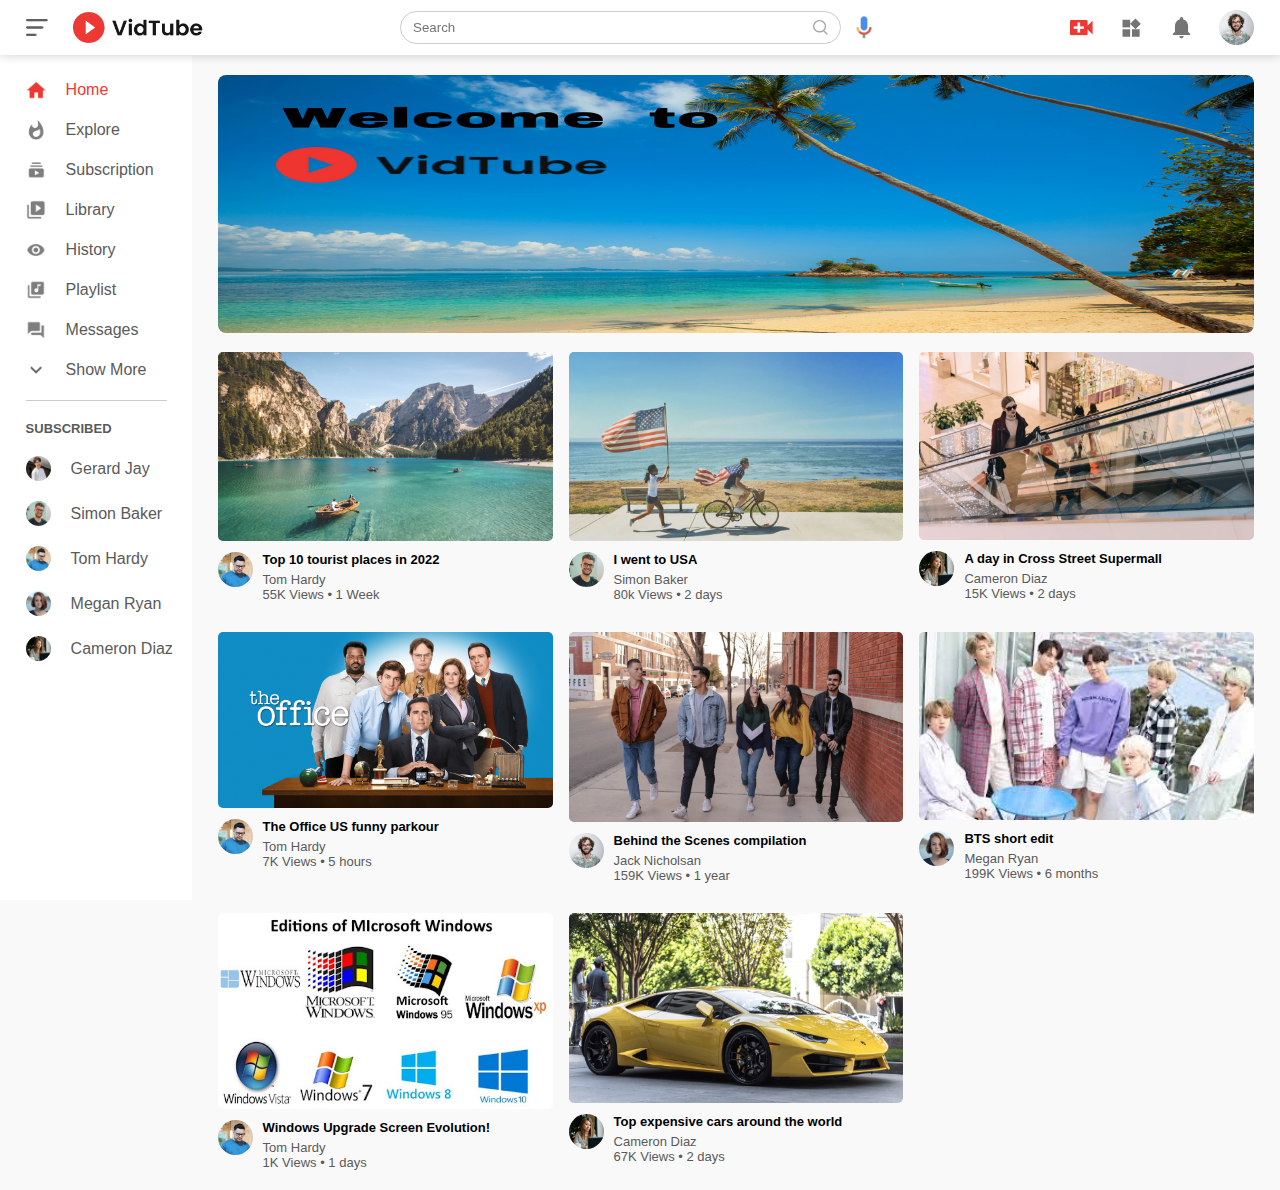
<file: vidTube/index.html>
<!DOCTYPE html>
<html lang="en">

<head>
  <meta charset="UTF-8">
  <meta http-equiv="X-UA-Compatible" content="IE=edge">
  <meta name="viewport" content="width=device-width, initial-scale=1.0">
  <title>Vidtube</title>
  <link rel="stylesheet" href="style.css">
</head>

<body>

  <nav class="flex-div">
    <div class="nav-left flex-div">
      <img src="images/menu.png" class="menu-icon">
      <img src="images/logo.png" class="logo">
    </div>
    <div class="nav-middle flex-div">
      <div class="search-box flex-div">
        <input class="search-bar" type="text" placeholder="Search">
        <img class="search-btn" src="images/search.png">
      </div>
      <img src="images/voice-search.png" class="mic-icon">
    </div>
    <div class="nav-right flex-div">
      <img src="images/upload.png">
      <img src="images/more.png">
      <img src="images/notification.png">
      <img src="images/Jack.png" class="user-icon">
    </div>
  </nav>
  <!-- Sidebar -->
  <div class="sidebar">
    <div class="shortcut-links">
      <a href=""><img src="images/home.png">
        <p>Home</p>
      </a>
      <a href=""><img src="images/explore.png">
        <p>Explore</p>
      </a>
      <a href=""><img src="images/subscriprion.png">
        <p>Subscription</p>
      </a>
      <a href=""><img src="images/library.png">
        <p>Library</p>
      </a>
      <a href=""><img src="images/history.png">
        <p>History</p>
      </a>
      <a href=""><img src="images/playlist.png">
        <p>Playlist</p>
      </a>
      <a href=""><img src="images/messages.png">
        <p>Messages</p>
      </a>
      <a href=""><img src="images/show-more.png">
        <p>Show More</p>
      </a>
      <hr>
    </div>

    <div class="subscribed-list">
      <h3>SUBSCRIBED</h3>
      <a href=""><img src="images/gerard.png">
        <p>Gerard Jay</p>
      </a>
      <a href=""><img src="images/simon.png">
        <p>Simon Baker</p>
      </a>
      <a href=""><img src="images/tom.png">
        <p>Tom Hardy</p>
      </a>
      <a href=""><img src="images/megan.png">
        <p>Megan Ryan</p>
      </a>
      <a href=""><img src="images/cameron.png">
        <p>Cameron Diaz</p>
      </a>
    </div>
  </div>

  <!-- ------------main------------ -->

  <div class="container">
    <div class="banner">
      <img src="images/banner1.png">
    </div>
    <div class="list-container">
      <div class="vid-list">
        <a href="play-video.html"><img src="images/thumbnail1.png" class="thumbnail"></a>
        <div class="flex-div">
          <img src="images/tom.png">
          <div class="vid-info">
            <a href="play-video.html">Top 10 tourist places in 2022</a>
            <p>Tom Hardy</p>
            <p>55K Views &bull; 1 Week</p>
          </div>
        </div>
      </div>
      <div class="vid-list">
        <a href="play-city-video.html"><img src="images/thumbnail2.png" class="thumbnail"></a>
        <div class="flex-div">
          <img src="images/simon.png">
          <div class="vid-info">
            <a href="">I went to USA</a>
            <p>Simon Baker</p>
            <p>80k Views &bull; 2 days</p>
          </div>
        </div>
      </div>
      <div class="vid-list">
        <a href="play-book-video.html"><img src="images/thumbnail3.png" class="thumbnail"></a>
        <div class="flex-div">
          <img src="images/cameron.png">
          <div class="vid-info">
            <a href="">A day in Cross Street Supermall</a>
            <p>Cameron Diaz</p>
            <p>15K Views &bull; 2 days</p>
          </div>
        </div>
      </div>
      <div class="vid-list">
        <a href="the-office.html"><img src="images/officelogo.png" class="thumbnail"></a>
        <div class="flex-div">
          <img src="images/tom.png">
          <div class="vid-info">
            <a href="">The Office US funny parkour</a>
            <p>Tom Hardy</p>
            <p>7K Views &bull; 5 hours</p>
          </div>
        </div>
      </div>
      <div class="vid-list">
        <a href="behindts.html"><img src="images/thumbnail5.png" class="thumbnail"></a>
        <div class="flex-div">
          <img src="images/Jack.png">
          <div class="vid-info">
            <a href="">Behind the Scenes compilation</a>
            <p>Jack Nicholsan</p>
            <p>159K Views &bull; 1 year</p>
          </div>
        </div>
      </div>
      <div class="vid-list">
        <a href="bts-edit.html"><img src="images/btspic.jpg" class="thumbnail"></a>
        <div class="flex-div">
          <img src="images/megan.png">
          <div class="vid-info">
            <a href="">BTS short edit</a>
            <p>Megan Ryan</p>
            <p>199K Views &bull; 6 months</p>
          </div>
        </div>
      </div>
      <div class="vid-list">
        <a href="windows-update.html"><img src="images/windows_logos.jpg" class="thumbnail"></a>
        <div class="flex-div">
          <img src="images/tom.png">
          <div class="vid-info">
            <a href="">Windows Upgrade Screen Evolution!</a>
            <p>Tom Hardy</p>
            <p>1K Views &bull; 1 days</p>
          </div>
        </div>
      </div>
      <div class="vid-list">
        <a href="expcar.html"><img src="images/thumbnail8.png" class="thumbnail"></a>
        <div class="flex-div">
          <img src="images/cameron.png">
          <div class="vid-info">
            <a href="">Top expensive cars around the world</a>
            <p>Cameron Diaz</p>
            <p>67K Views &bull; 2 days</p>
          </div>
        </div>
      </div>
    </div>
  </div>

  <script src="script.js"></script>
</body>

</html>
</file>
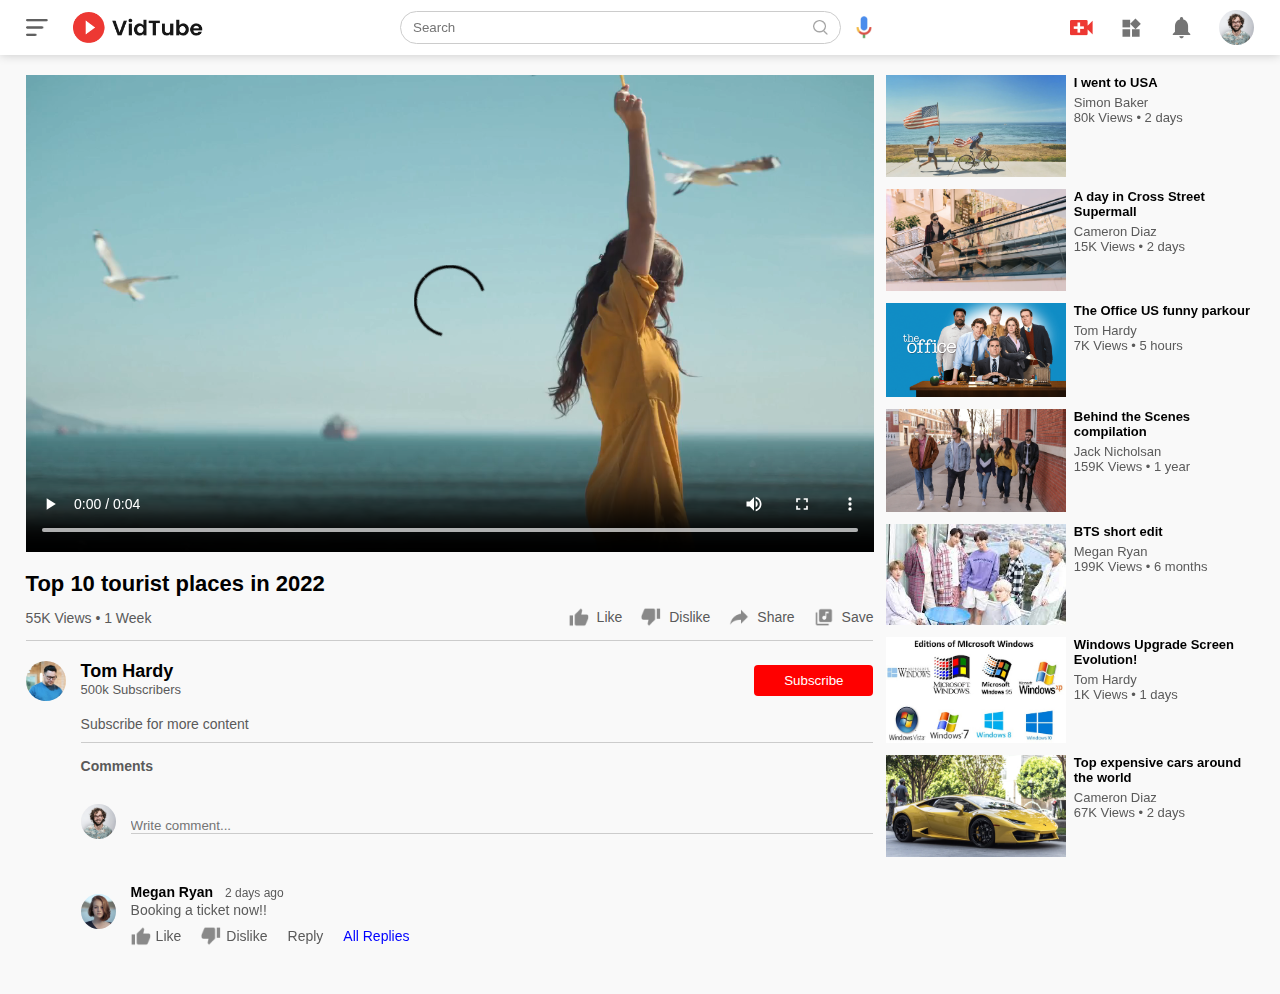
<file: vidTube/play-video.html>
<!DOCTYPE html>
<html lang="en" dir="ltr">

<head>
  <meta charset="utf-8">
  <title>Play Video</title>
  <link rel="stylesheet" href="style.css">
</head>

<body>
  <nav class="flex-div">
    <div class="nav-left flex-div">
      <img src="images/menu.png" class="menu-icon">
      <img src="images/logo.png" class="logo">
    </div>
    <div class="nav-middle flex-div">
      <div class="search-box flex-div">
        <input type="text" placeholder="Search">
        <img src="images/search.png">
      </div>
      <img src="images/voice-search.png" class="mic-icon">
    </div>
    <div class="nav-right flex-div">
      <img src="images/upload.png">
      <img src="images/more.png">
      <img src="images/notification.png">
      <img src="images/Jack.png" class="user-icon">
    </div>
  </nav>

  <div class="container play-container">
    <div class="row">
      <div class="play-video">
        <video controls autoplay>
          <source src="images/video.mp4" type="video/mp4">
        </video>
        <h3>Top 10 tourist places in 2022</h3>

        <div class="play-video-info">
          <p>55K Views &bull; 1 Week</p>
          <div class="">
            <a><img src="images/like.png" alt="">Like</a>
            <a><img src="images/dislike.png" alt="">Dislike</a>
            <a><img src="images/share.png" alt="">Share</a>
            <a><img src="images/save.png" alt="">Save</a>
          </div>
        </div>
        <hr>
        <div class="publisher">
          <img src="images/tom.png" alt="">
          <div class="">
            <p>Tom Hardy</p>
            <span>500k Subscribers</span>
          </div>
          <button type="button" name="button">Subscribe</button>
        </div>
        <div class="vid-description">
          <p>Subscribe for more content</p>
          <hr>
          <h4>Comments</h4>
          <div class="add-comment">
            <img src="images/Jack.png" alt="">
            <input type="text" placeholder="Write comment...">
          </div>
          <div class="old-comment">
            <img src="images/megan.png" alt="">
            <div class="">
              <h3>Megan Ryan <span>2 days ago</span></h3>
              <p>Booking a ticket now!!</p>
              <div class="comment-action">
                <img src="images/like.png" alt="">
                <span>Like</span>
                <img src="images/dislike.png" alt="">
                <span>Dislike</span>
                <span>Reply</span>
                <a href="#"> All Replies</a>
              </div>
            </div>
          </div>
        </div>
      </div>
      <div class="right-sidebar">
        <div class="side-video-list">
          <a href="" class="small-thumbnail"><img src="images/thumbnail2.png" alt=""></a>
          <div class="vid-info">
            <a href="play-city-video.html">I went to USA</a>
            <p>Simon Baker</p>
            <p>80k Views &bull; 2 days</p>
          </div>
        </div>
        <div class="side-video-list">
          <a href="" class="small-thumbnail"><img src="images/thumbnail3.png" alt=""></a>
          <div class="vid-info">
            <a href="#">A day in Cross Street Supermall</a>
            <p>Cameron Diaz</p>
            <p>15K Views &bull; 2 days</p>
          </div>
        </div>
        <div class="side-video-list">
          <a href="" class="small-thumbnail"><img src="images/officelogo.png" alt=""></a>
          <div class="vid-info">
            <a href="#">The Office US funny parkour</a>
            <p>Tom Hardy</p>
            <p>7K Views &bull; 5 hours</p>
          </div>
        </div>
        <div class="side-video-list">
          <a href="" class="small-thumbnail"><img src="images/thumbnail5.png" alt=""></a>
          <div class="vid-info">
            <a href="#">Behind the Scenes compilation</a>
            <p>Jack Nicholsan</p>
            <p>159K Views &bull; 1 year</p>
          </div>
        </div>
        <div class="side-video-list">
          <a href="" class="small-thumbnail"><img src="images/btspic.jpg" alt=""></a>
          <div class="vid-info">
            <a href="#">BTS short edit</a>
            <p>Megan Ryan</p>
            <p>199K Views &bull; 6 months</p>
          </div>
        </div>
        <div class="side-video-list">
          <a href="" class="small-thumbnail"><img src="images/windows_logos.jpg" alt=""></a>
          <div class="vid-info">
            <a href="#">Windows Upgrade Screen Evolution!</a>
            <p>Tom Hardy</p>
            <p>1K Views &bull; 1 days</p>
          </div>
        </div>
        <div class="side-video-list">
          <a href="" class="small-thumbnail"><img src="images/thumbnail8.png" alt=""></a>
          <div class="vid-info">
            <a href="#">Top expensive cars around the world</a>
            <p>Cameron Diaz</p>
            <p>67K Views &bull; 2 days</p>
          </div>
        </div>
      </div>
    </div>
  </div>

</body>

</html>
</file>
<file: vidTube/style.css>
* {
  margin: 0;
  padding: 0;
  font-family: 'Poppins', sans-serif;
  box-sizing: border-box;
}

a {
  text-decoration: none;
  color: #5a5a5a;
}

img {
  cursor: pointer;
}

.flex-div {
  display: flex;
  align-items: center;
}

nav {
  padding: 10px 2%;
  justify-content: space-between;
  box-shadow: 0 0 10px rgba(0, 0, 0, 0.2);
  background: #fff;
  position: sticky;
  top: 0;
  z-index: 10;
}

.nav-right img {
  width: 25px;
  margin-right: 25px;
}

.nav-right .user-icon {
  width: 35px;
  border-radius: 50%;
  margin-right: 0;
}

.nav-left .menu-icon {
  width: 22px;
  margin-right: 25px;
}

.nav-left .logo {
  width: 130px;
}

.nav-middle .mic-icon {
  width: 16px;
}

.nav-middle .search-box {
  border: 1px solid #ccc;
  margin-right: 15px;
  padding: 8px 12px;
  border-radius: 25px;
}

.nav-middle .search-box input {
  width: 400px;
  border: 0;
  outline: 0;
  background: transparent;
}

.nav-middle .search-box img {
  width: 15px;
}

/* --------Sidebar--------- */
.sidebar {
  background: #fff;
  width: 15%;
  height: 100vh;
  position: fixed;
  top: 0;
  padding-left: 2%;
  padding-top: 80px;
}

.shortcut-links a img {
  width: 20px;
  margin-right: 20px;
}

.shortcut-links a {
  display: flex;
  align-items: center;
  margin-bottom: 20px;
  width: fit-content;
  flex-wrap: wrap;
}

.shortcut-links a:first-child {
  color: #ed3833;
}

.sidebar hr {
  border: 0;
  height: 1px;
  background: #ccc;
  width: 85%;
}

.subscribed-list h3 {
  font-size: 13px;
  margin: 20px 0;
  color: #5a5a5a;
}

.subscribed-list a {
  display: flex;
  align-items: center;
  margin-bottom: 20px;
  width: fit-content;
  flex-wrap: wrap;
}

.subscribed-list a img {
  width: 25px;
  border-radius: 50%;
  margin-right: 20px;
}

.small-sidebar {
  width: 5%;
}

.small-sidebar a p {
  display: none;
}

.small-sidebar h3 {
  display: none;
}

.small-sidebar hr {
  width: 50%;
  margin-bottom: 25px;
}

/* -----main----- */
.container {
  background: #f9f9f9;
  padding-left: 17%;
  padding-right: 2%;
  padding-top: 20px;
  padding-bottom: 20px;
}

.large-container{
  padding-left: 7%;
}

.banner {
  width: 100%;
}

.banner img {
  width: 100%;
  border-radius: 8px;
}

.list-container {
  display: grid;
  grid-template-columns: repeat(auto-fit, minmax(250px, 1fr));
  grid-column-gap: 16px;
  grid-row-gap: 30px;
  margin-top: 15px;
}

.vid-list .thumbnail {
  width: 100%;
  border-radius: 5px;
}

.vid-list .flex-div {
  align-items: flex-start;
  margin-top: 7px;
}

.vid-list .flex-div img {
  width: 35px;
  margin-right: 10px;
  border-radius: 50%;
}

.vid-info{
  color: #5a5a5a;
  font-size: 13px;
}

.vid-info a{
  color: #000;
  font-weight: 600;
  display: block;
  margin-bottom: 5px;
}

@media (max-width: 900px) {
  .menu-icon{
    display: none;
  }
  .sidebar{
    display: none;
  }
  .container, .large-container{
    padding-left: 5%;
    padding-right: 5%;
  }
  .nav-right{
    display: none;
  }
  .nav-right .user-icon{
    display: block;
    width: 30px;
  }
  .nav-middle .search-box input{
    width: 100px;
  }
  .nav-middle .mic-icon{
    display: none;
  }
  .logo{
    width: 90px;
  }
}


/*---play video page---*/

.play-container{
  padding-left: 2%;
}

.row{
  display: flex;
  justify-content: space-between;
  flex-wrap: wrap;
}

.play-video{
  flex-basis: 69%;
}

.right-sidebar{
  flex-basis: 30%;
}

.play-video video{
  width: 100%;
}

.side-video-list{
  display: flex;
  justify-content: space-between;
  margin-bottom: 8px;
}

.side-video-list img{
  width: 100%;
}

.side-video-list .small-thumbnail{
  flex-basis: 49%;
}

.side-video-list .vid-info{
  flex-basis: 49%;
}

.play-video h3 {
  font-weight: 600;
  font-size: 22px;
  margin-top: 15px;
}

.play-video .play-video-info{
  display: flex;
  align-items: center;
  justify-content: space-between;
  flex-wrap: wrap;
  margin-top: 10px;
  font-size: 14px;
  color: #5a5a5a;
}

.play-video .play-video-info a img{
  width: 20px;
  margin-right: 8px;
}

.play-video .play-video-info a{
  display: inline-flex;
  align-items: center;
  margin-left: 15px;
}

.play-video hr{
  border: 0;
  height: 1px;
  background-color: #ccc;
  margin:  10px 0;
}

.publisher{
  display: flex;
  align-items: center;
  margin-top: 20px;
}

.publisher div{
  flex: 1;
  line-height: 18px;
}

.publisher img{
  width: 40px;
  border-radius: 50%;
  margin-right: 15px;
}

.publisher div p{
  color: #000;
  font-weight: 600;
  font-size: 18px;
}

.publisher div span{
  font-size: 13px;
  color: #5a5a5a;
}

.publisher button{
  background: red;
  color: #fff;
  padding: 8px 30px;
  border: 0;
  outline: 0;
  border-radius: 4px;
  cursor: pointer;
}

.vid-description{
  padding-left: 55px;
  margin: 15px 0;
}

.vid-description p{
  font-size: 14px;
  margin-bottom: 5px;
  color: #5a5a5a;
}

.vid-description h4{
  font-size: 14px;
  color: #5a5a5a;
  margin-top: 15px;
}

.add-comment{
  display: flex;
  align-items: center;
  margin: 30px 0;
}

.add-comment img{
  width: 35px;
  border-radius: 50%;
  margin-right: 15px;
}

.add-comment input{
  border: 0;
  outline: 0;
  border-bottom: 1px solid #ccc;
  width: 100%;
  padding-top: 10px;
  background: transparent;
}

.old-comment{
  display: flex;
  align-items: center;
  margin: 20px 0;
}

.old-comment img{
  width: 35px;
  border-radius: 50%;
  margin-right: 15px;
}

.old-comment h3{
  font-size: 14px;
  margin-bottom: 2px;
}

.old-comment h3 span{
  font-size: 12px;
  color: #5a5a5a;
  font-weight: 500;
  margin-left: 8px;
}

.old-comment .comment-action{
  display: flex;
  align-items: center;
  margin: 8px 0;
  font-size: 14px;
}

.old-comment .comment-action img{
  border-radius: 0;
  width: 20px;
  margin-right: 5px;
}

.old-comment .comment-action span{
  margin-right: 20px;
  color: #5a5a5a;
}

.old-comment .comment-action a{
  color: #0000ff;
}

@media (max-width:900px){
  .play-video{
    flex-basis: 100%;
  }
  .right-sidebar{
    flex-basis: 100%;
  }
  .play-container{
    padding-left: 5%;
  }
  .vid-description{
    padding-left: 0;
  }
  .play-video .play-video-info a{
    margin-left: 0;
    margin-right: 15px;
    margin-top: 15px;
  }
}
</file>
